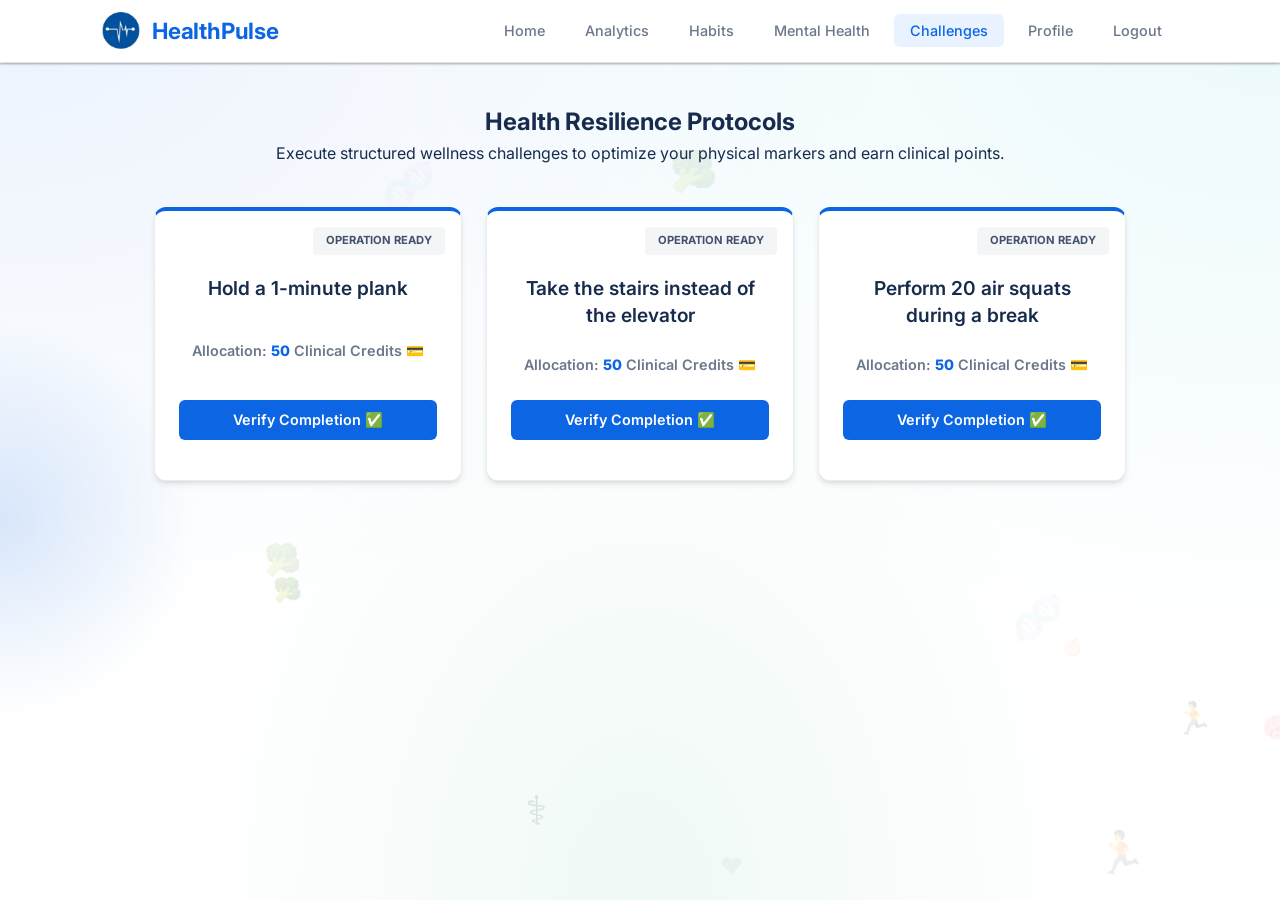
<file: challenges.html>
<!DOCTYPE html>
<html lang="en">

<head>
    <meta charset="UTF-8">
    <meta name="viewport" content="width=device-width, initial-scale=1.0">
    <title>HealthPulse - Resilience Challenges</title>
    <link rel="icon" type="image/png" href="assets/imges/healthPluse.png">
    <link rel="stylesheet" href="assets/css/shared.css">
    <link rel="stylesheet" href="assets/css/challenges.css">
    <link rel="preconnect" href="https://fonts.googleapis.com">
    <link rel="preconnect" href="https://fonts.gstatic.com" crossorigin>
    <link href="https://fonts.googleapis.com/css2?family=Inter:wght@300;400;500;600;700;800&display=swap"
        rel="stylesheet">
</head>

<body>
    <nav class="navbar">
        <a href="home.html" class="logo">
            <img src="assets/imges/healthPluse.png" alt="HealthPulse Logo" class="nav-brand-img">
            HealthPulse
        </a>
        <div class="menu-toggle" id="mobile-menu">
            <span></span>
            <span></span>
            <span></span>
        </div>
        <ul class="nav-links">
            <li><a href="home.html"><span>Home</span></a></li>
            <li><a href="dashboard.html"><span>Analytics</span></a></li>
            <li><a href="habits.html"><span>Habits</span></a></li>
            <li><a href="mood.html"><span>Mental Health</span></a></li>
            <li><a href="challenges.html"><span>Challenges</span></a></li>
            <li><a href="profile.html"><span>Profile</span></a></li>
            <li><a href="#" onclick="logout(); return false;" class="logout-link"><span>Logout</span></a></li>
        </ul>
    </nav>

    <div class="container fade-in">
        <header class="page-header text-center">
            <h2>Health Resilience Protocols</h2>
            <p class="subtitle">Execute structured wellness challenges to optimize your physical markers and earn
                clinical points.</p>
        </header>

        <div id="challengesContainer" class="challenges-grid">
            <!-- Challenges will be populated here by JS -->
        </div>
    </div>

    <script src="assets/js/shared.js"></script>
    <script src="assets/js/challenges.js"></script>
</body>

</html>
</file>
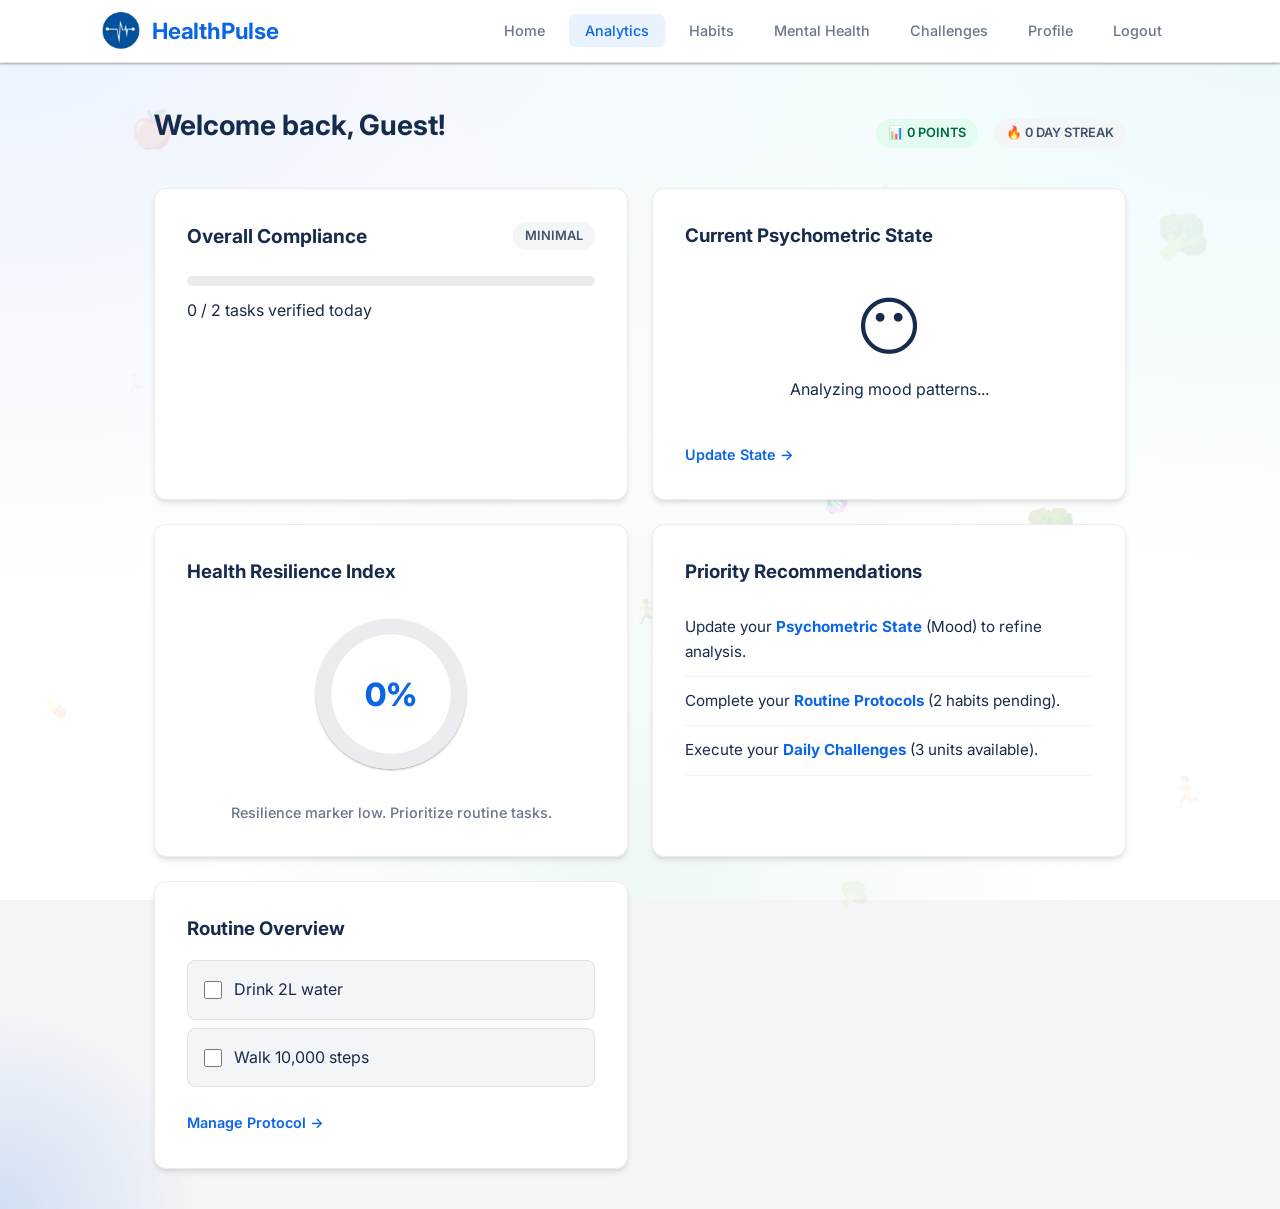
<file: dashboard.html>
<!DOCTYPE html>
<html lang="en">

<head>
    <meta charset="UTF-8">
    <meta name="viewport" content="width=device-width, initial-scale=1.0">
    <title>HealthPulse - Integrated Analytics Dashboard</title>
    <link rel="icon" type="image/png" href="assets/imges/healthPluse.png">
    <link rel="stylesheet" href="assets/css/shared.css">
    <link rel="stylesheet" href="assets/css/dashboard.css">
    <link rel="preconnect" href="https://fonts.googleapis.com">
    <link rel="preconnect" href="https://fonts.gstatic.com" crossorigin>
    <link href="https://fonts.googleapis.com/css2?family=Inter:wght@300;400;500;600;700;800&display=swap"
        rel="stylesheet">
</head>

<body>
    <nav class="navbar">
        <a href="home.html" class="logo">
            <img src="assets/imges/healthPluse.png" alt="HealthPulse Logo" class="nav-brand-img">
            HealthPulse
        </a>
        <div class="menu-toggle" id="mobile-menu">
            <span></span>
            <span></span>
            <span></span>
        </div>
        <ul class="nav-links">
            <li><a href="home.html"><span>Home</span></a></li>
            <li><a href="dashboard.html"><span>Analytics</span></a></li>
            <li><a href="habits.html"><span>Habits</span></a></li>
            <li><a href="mood.html"><span>Mental Health</span></a></li>
            <li><a href="challenges.html"><span>Challenges</span></a></li>
            <li><a href="profile.html"><span>Profile</span></a></li>
            <li><a href="#" onclick="logout(); return false;" class="logout-link"><span>Logout</span></a></li>
        </ul>
    </nav>

    <div class="container fade-in">
        <header class="dashboard-header">
            <h2>Welcome back, <span id="userName">User</span>!</h2>
            <div class="stats-badges">
                <div class="badge status-badge status-positive">
                    <span class="badge-icon">📊</span>
                    <span id="userPoints">0</span> Points
                </div>
                <div class="badge status-badge status-neutral">
                    <span class="badge-icon">🔥</span>
                    <span id="userStreak">0</span> Day Streak
                </div>
            </div>
        </header>

        <div class="dashboard-grid">
            <section class="card progress-card">
                <div class="growth-header">
                    <h3>Overall Compliance</h3>
                    <div id="healthStatusBadge" class="status-badge status-positive">Optimal</div>
                </div>
                <div class="growth-bar-container">
                    <div class="growth-bar" id="habitProgress"></div>
                </div>
                <p class="progress-text"><span id="habitsCompleted">0</span> / <span id="habitsTotal">0</span> tasks
                    verified today</p>
            </section>

            <section class="card mood-card">
                <h3>Current Psychometric State</h3>
                <div class="mood-display">
                    <span id="currentMoodEmoji" class="mood-emoji">😶</span>
                    <p id="moodFeedback">Analyzing mood patterns...</p>
                </div>
                <a href="mood.html" class="btn-link">Update State →</a>
            </section>

            <section class="card index-card">
                <h3>Health Resilience Index</h3>
                <div class="index-display">
                    <div class="circular-progress">
                        <span id="healthScoreValue">0</span>%
                    </div>
                </div>
                <p id="scoreAnalysis" class="score-analysis">Complete protocols to stabilize markers.</p>
            </section>

            <section class="card reco-card">
                <h3>Priority Recommendations</h3>
                <div id="recoContent" class="reco-content">
                    <p>Analyzing systemic bottlenecks...</p>
                </div>
            </section>

            <section class="card habits-preview-card">
                <h3>Routine Overview</h3>
                <ul id="todayHabitsList" class="habit-list">
                    <!-- Populated by JS -->
                </ul>
                <a href="habits.html" class="btn-link">Manage Protocol →</a>
            </section>
        </div>
    </div>

    <script src="assets/js/shared.js"></script>
    <script src="assets/js/dashboard.js"></script>
</body>

</html>
</file>
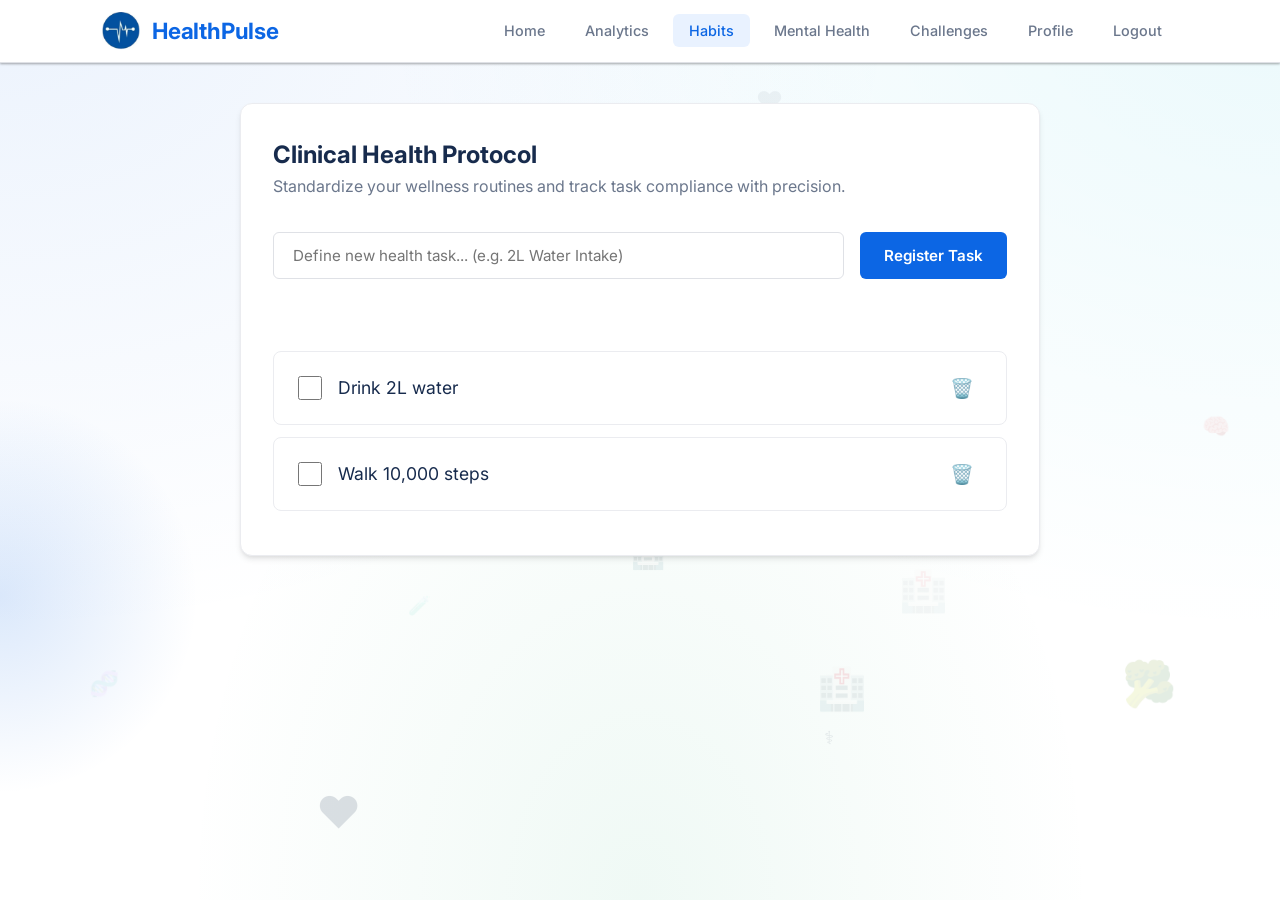
<file: habits.html>
<!DOCTYPE html>
<html lang="en">

<head>
    <meta charset="UTF-8">
    <meta name="viewport" content="width=device-width, initial-scale=1.0">
    <title>HealthPulse - Professional Wellness Management</title>
    <link rel="icon" type="image/png" href="assets/imges/healthPluse.png">
    <link rel="stylesheet" href="assets/css/shared.css">
    <link rel="stylesheet" href="assets/css/habits.css">
    <link rel="preconnect" href="https://fonts.googleapis.com">
    <link rel="preconnect" href="https://fonts.gstatic.com" crossorigin>
    <link href="https://fonts.googleapis.com/css2?family=Inter:wght@300;400;500;600;700;800&display=swap"
        rel="stylesheet">
</head>

<body>
    <nav class="navbar">
        <a href="home.html" class="logo">
            <img src="assets/imges/healthPluse.png" alt="HealthPulse Logo" class="nav-brand-img">
            HealthPulse
        </a>
        <div class="menu-toggle" id="mobile-menu">
            <span></span>
            <span></span>
            <span></span>
        </div>
        <ul class="nav-links">
            <li><a href="home.html"><span>Home</span></a></li>
            <li><a href="dashboard.html"><span>Analytics</span></a></li>
            <li><a href="habits.html"><span>Habits</span></a></li>
            <li><a href="mood.html"><span>Mental Health</span></a></li>
            <li><a href="challenges.html"><span>Challenges</span></a></li>
            <li><a href="profile.html"><span>Profile</span></a></li>
            <li><a href="#" onclick="logout(); return false;" class="logout-link"><span>Logout</span></a></li>
        </ul>
    </nav>

    <div class="container fade-in">
        <div class="card habit-manager">
            <header class="page-header">
                <h2>Clinical Health Protocol</h2>
                <p class="subtitle">Standardize your wellness routines and track task compliance with precision.</p>
            </header>

            <div class="add-habit-form">
                <input type="text" id="newHabitInput" placeholder="Define new health task... (e.g. 2L Water Intake)">
                <button class="btn-primary" id="addHabitBtn">Register Task</button>
            </div>

            <div id="habitMessage"></div>

            <ul id="habitListFull" class="full-habit-list">
                <!-- Verified tasks will appear here -->
            </ul>
        </div>
    </div>

    <script src="assets/js/shared.js"></script>
    <script src="assets/js/habits.js"></script>
</body>

</html>
</file>
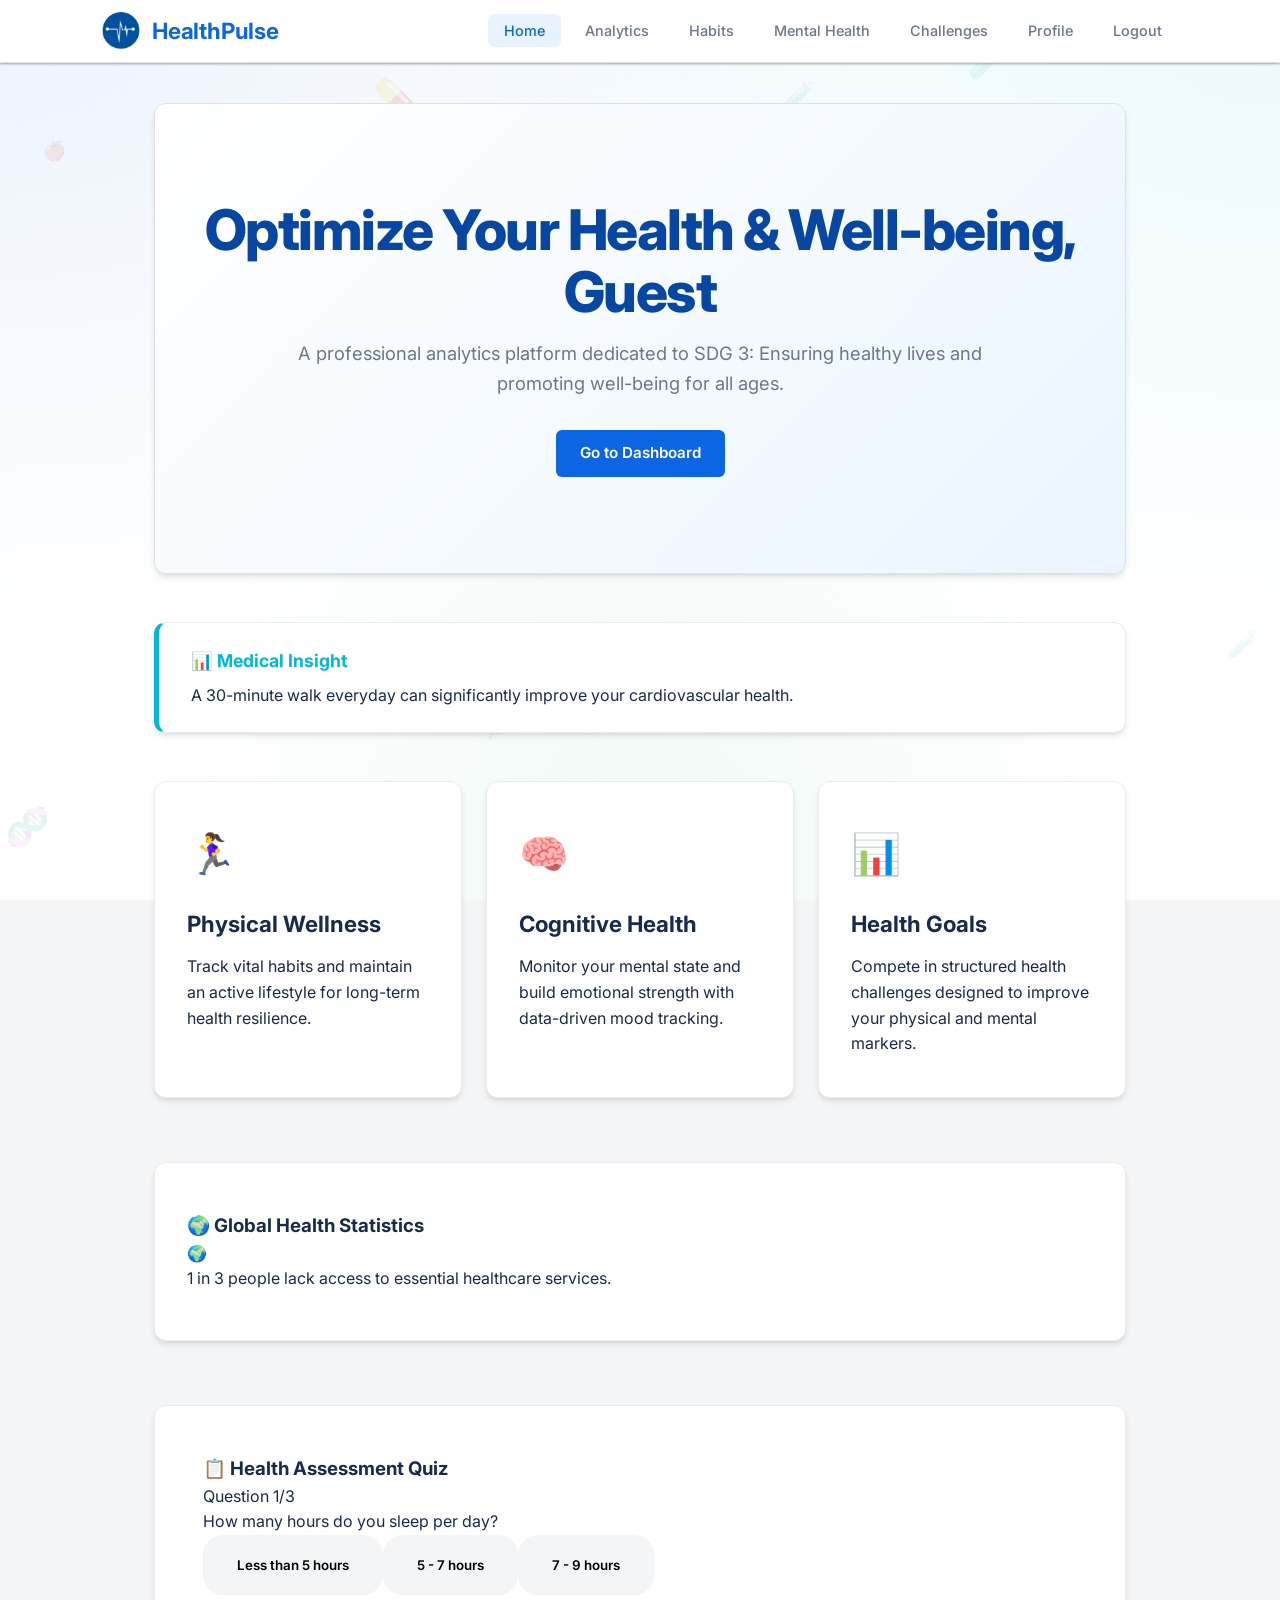
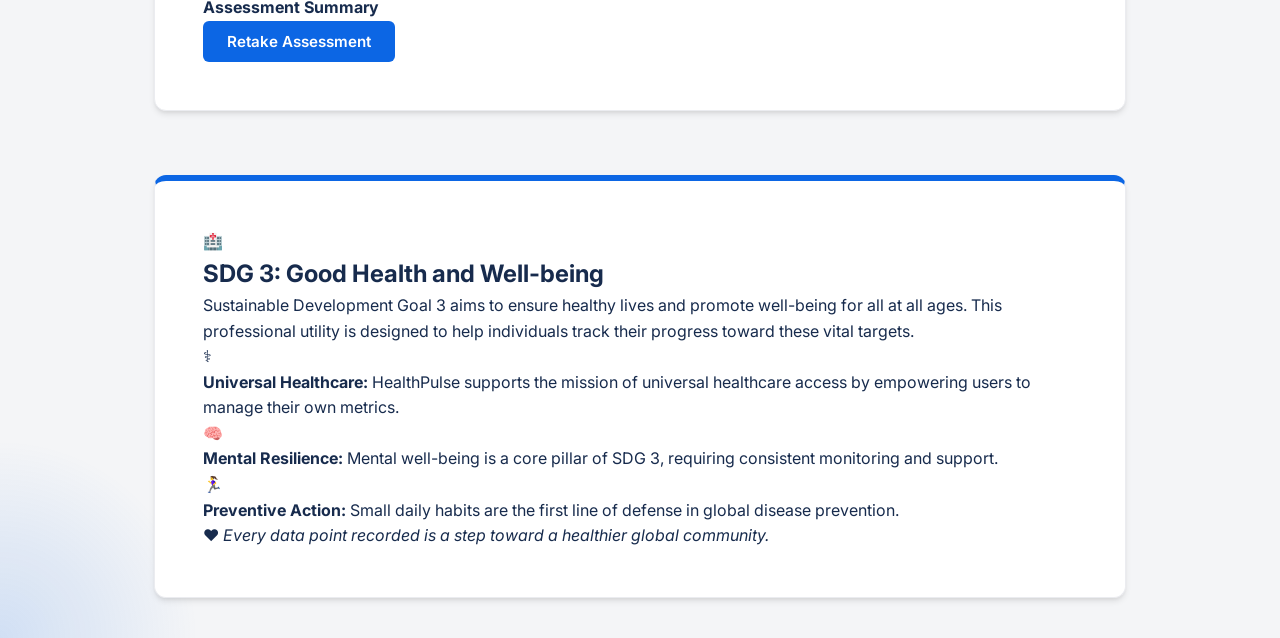
<file: home.html>
<!DOCTYPE html>
<html lang="en">

<head>
    <meta charset="UTF-8">
    <meta name="viewport" content="width=device-width, initial-scale=1.0">
    <title>HealthPulse - SDG 3 Wellness Companion</title>
    <link rel="icon" type="image/png" href="assets/imges/healthPluse.png">
    <link rel="stylesheet" href="assets/css/shared.css">
    <link rel="stylesheet" href="assets/css/home.css">
    <link rel="preconnect" href="https://fonts.googleapis.com">
    <link rel="preconnect" href="https://fonts.gstatic.com" crossorigin>
    <link href="https://fonts.googleapis.com/css2?family=Inter:wght@300;400;500;600;700;800&display=swap"
        rel="stylesheet">
</head>

<body>
    <nav class="navbar">
        <a href="home.html" class="logo">
            <img src="assets/imges/healthPluse.png" alt="HealthPulse Logo" class="nav-brand-img">
            HealthPulse
        </a>
        <div class="menu-toggle" id="mobile-menu">
            <span></span>
            <span></span>
            <span></span>
        </div>
        <ul class="nav-links">
            <li><a href="home.html"><span>Home</span></a></li>
            <li><a href="dashboard.html"><span>Analytics</span></a></li>
            <li><a href="habits.html"><span>Habits</span></a></li>
            <li><a href="mood.html"><span>Mental Health</span></a></li>
            <li><a href="challenges.html"><span>Challenges</span></a></li>
            <li><a href="profile.html"><span>Profile</span></a></li>
            <li><a href="#" onclick="logout(); return false;" class="logout-link"><span>Logout</span></a></li>
        </ul>
    </nav>

    <div class="container">
        <section class="hero fade-in">
            <h1 class="hero-title">Optimize Your Health & Well-being, <span id="welcomeName">User</span></h1>
            <p class="hero-subtitle">A professional analytics platform dedicated to SDG 3: Ensuring healthy lives and
                promoting well-being for all ages.</p>
            <div id="statusOverlay" class="status-overlay hidden">
                <div class="mini-score">
                    Current Resilience Index: <span id="miniScoreVal">0</span>%
                </div>
            </div>
            <a href="dashboard.html" class="btn-primary">Go to Dashboard</a>
        </section>

        <section class="tip-section fade-in" style="animation-delay: 0.1s;">
            <div class="tip-card card">
                <h3>📊 Medical Insight</h3>
                <p id="dailyTip">Analyzing health trends...</p>
            </div>
        </section>

        <section class="features fade-in" style="animation-delay: 0.2s;">
            <div class="card feature-card" onclick="window.location.href='habits.html'">
                <div class="feature-icon">🏃‍♀️</div>
                <h3>Physical Wellness</h3>
                <p>Track vital habits and maintain an active lifestyle for long-term health resilience.</p>
            </div>
            <div class="card feature-card" onclick="window.location.href='mood.html'">
                <div class="feature-icon">🧠</div>
                <h3>Cognitive Health</h3>
                <p>Monitor your mental state and build emotional strength with data-driven mood tracking.</p>
            </div>
            <div class="card feature-card" onclick="window.location.href='challenges.html'">
                <div class="feature-icon">📊</div>
                <h3>Health Goals</h3>
                <p>Compete in structured health challenges designed to improve your physical and mental markers.</p>
            </div>
        </section>

        <section class="facts-slider-section fade-in" style="animation-delay: 0.3s;">
            <div class="card slider-card">
                <h3>🌍 Global Health Statistics</h3>
                <div class="slider-container">
                    <div id="fact-content" class="fact-fade">
                        <span class="fact-icon" id="fact-icon">🏥</span>
                        <p id="fact-text">Fetching latest global health data...</p>
                    </div>
                </div>
                <div class="slider-dots" id="slider-dots"></div>
            </div>
        </section>

        <section class="quiz-section fade-in" style="animation-delay: 0.4s;">
            <div class="card quiz-card">
                <h3>📋 Health Assessment Quiz</h3>
                <div id="quiz-container">
                    <div class="quiz-progress">
                        <div class="progress-fill" id="quiz-progress-fill" style="width: 0%;"></div>
                    </div>
                    <p class="quiz-step" id="quiz-step">Assessment Stage 1/3</p>
                    <div id="question-area">
                        <p class="question-text" id="question-text">How many hours do you sleep per day?</p>
                        <div class="quiz-options" id="quiz-options"></div>
                    </div>
                </div>
                <div id="quiz-result" class="hidden result-box">
                    <h4 id="result-title">Assessment Summary</h4>
                    <p id="result-text"></p>
                    <p id="result-motivational" class="motivational-msg"></p>
                    <button class="btn-primary" onclick="resetQuiz()">Retake Assessment</button>
                </div>
            </div>
        </section>

        <section class="sdg-section fade-in" style="animation-delay: 0.5s;">
            <div class="sdg-card card">
                <div class="sdg-header">
                    <span class="sdg-icon">🏥</span>
                    <h2>SDG 3: Good Health and Well-being</h2>
                </div>
                <p class="sdg-intro">
                    Sustainable Development Goal 3 aims to ensure healthy lives and promote well-being for all at all
                    ages. This professional utility is designed to help individuals track their progress toward these
                    vital targets.
                </p>
                <div class="sdg-facts">
                    <div class="sdg-fact-box">
                        <span class="fact-icon">⚕️</span>
                        <p><strong>Universal Healthcare:</strong> HealthPulse supports the mission of universal
                            healthcare access by empowering users to manage their own metrics.</p>
                    </div>
                    <div class="sdg-fact-box">
                        <span class="fact-icon">🧠</span>
                        <p><strong>Mental Resilience:</strong> Mental well-being is a core pillar of SDG 3, requiring
                            consistent monitoring and support.</p>
                    </div>
                    <div class="sdg-fact-box">
                        <span class="fact-icon">🏃‍♀️</span>
                        <p><strong>Preventive Action:</strong> Small daily habits are the first line of defense in
                            global disease prevention.</p>
                    </div>
                </div>
                <div class="sdg-motivation">
                    ❤️ <em>Every data point recorded is a step toward a healthier global community.</em>
                </div>
            </div>
        </section>
    </div>

    <script src="assets/js/shared.js"></script>
    <script src="assets/js/home.js"></script>
</body>

</html>
</file>
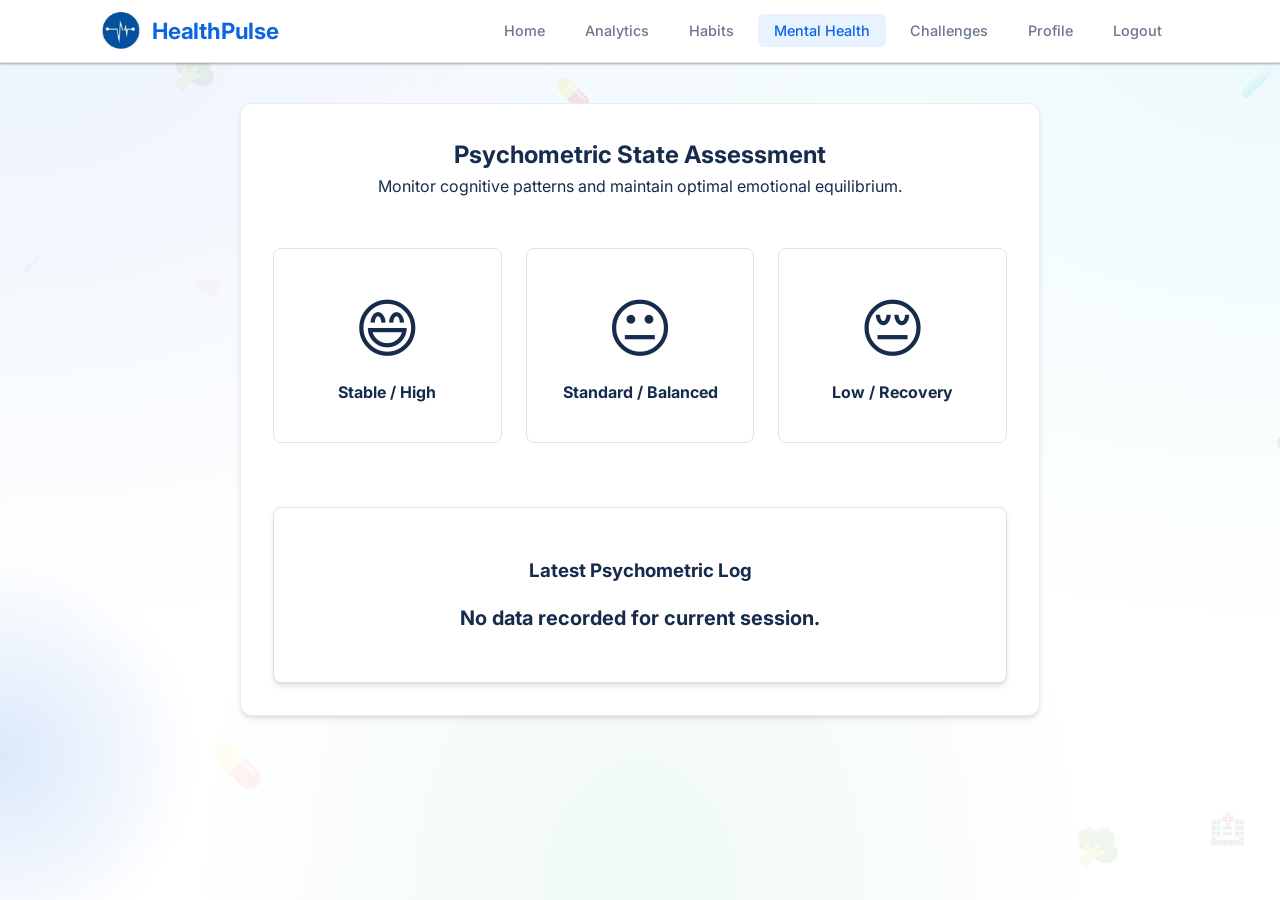
<file: mood.html>
<!DOCTYPE html>
<html lang="en">

<head>
    <meta charset="UTF-8">
    <meta name="viewport" content="width=device-width, initial-scale=1.0">
    <title>HealthPulse - Cognitive Health Monitor</title>
    <link rel="icon" type="image/png" href="assets/imges/healthPluse.png">
    <link rel="stylesheet" href="assets/css/shared.css">
    <link rel="stylesheet" href="assets/css/mood.css">
    <link rel="preconnect" href="https://fonts.googleapis.com">
    <link rel="preconnect" href="https://fonts.gstatic.com" crossorigin>
    <link href="https://fonts.googleapis.com/css2?family=Inter:wght@300;400;500;600;700;800&display=swap"
        rel="stylesheet">
</head>

<body>
    <nav class="navbar">
        <a href="home.html" class="logo">
            <img src="assets/imges/healthPluse.png" alt="HealthPulse Logo" class="nav-brand-img">
            HealthPulse
        </a>
        <div class="menu-toggle" id="mobile-menu">
            <span></span>
            <span></span>
            <span></span>
        </div>
        <ul class="nav-links">
            <li><a href="home.html"><span>Home</span></a></li>
            <li><a href="dashboard.html"><span>Analytics</span></a></li>
            <li><a href="habits.html"><span>Habits</span></a></li>
            <li><a href="mood.html"><span>Mental Health</span></a></li>
            <li><a href="challenges.html"><span>Challenges</span></a></li>
            <li><a href="profile.html"><span>Profile</span></a></li>
            <li><a href="#" onclick="logout(); return false;" class="logout-link"><span>Logout</span></a></li>
        </ul>
    </nav>

    <div class="container fade-in">
        <div class="card mood-tracker">
            <header class="page-header">
                <h2>Psychometric State Assessment</h2>
                <p class="subtitle">Monitor cognitive patterns and maintain optimal emotional equilibrium.</p>
            </header>

            <div class="mood-options">
                <button class="mood-btn" data-mood="happy">
                    <span class="emoji">😄</span>
                    <span>Stable / High</span>
                </button>
                <button class="mood-btn" data-mood="neutral">
                    <span class="emoji">😐</span>
                    <span>Standard / Balanced</span>
                </button>
                <button class="mood-btn" data-mood="sad">
                    <span class="emoji">😔</span>
                    <span>Low / Recovery</span>
                </button>
            </div>

            <div id="moodFeedback" class="feedback-box hidden">
                <!-- Data-driven feedback populated by JS -->
            </div>

            <div class="current-status card">
                <h3>Latest Psychometric Log</h3>
                <div id="currentMoodStatus">No data recorded for current session.</div>
            </div>
        </div>
    </div>

    <script src="assets/js/shared.js"></script>
    <script src="assets/js/mood.js"></script>
</body>

</html>
</file>
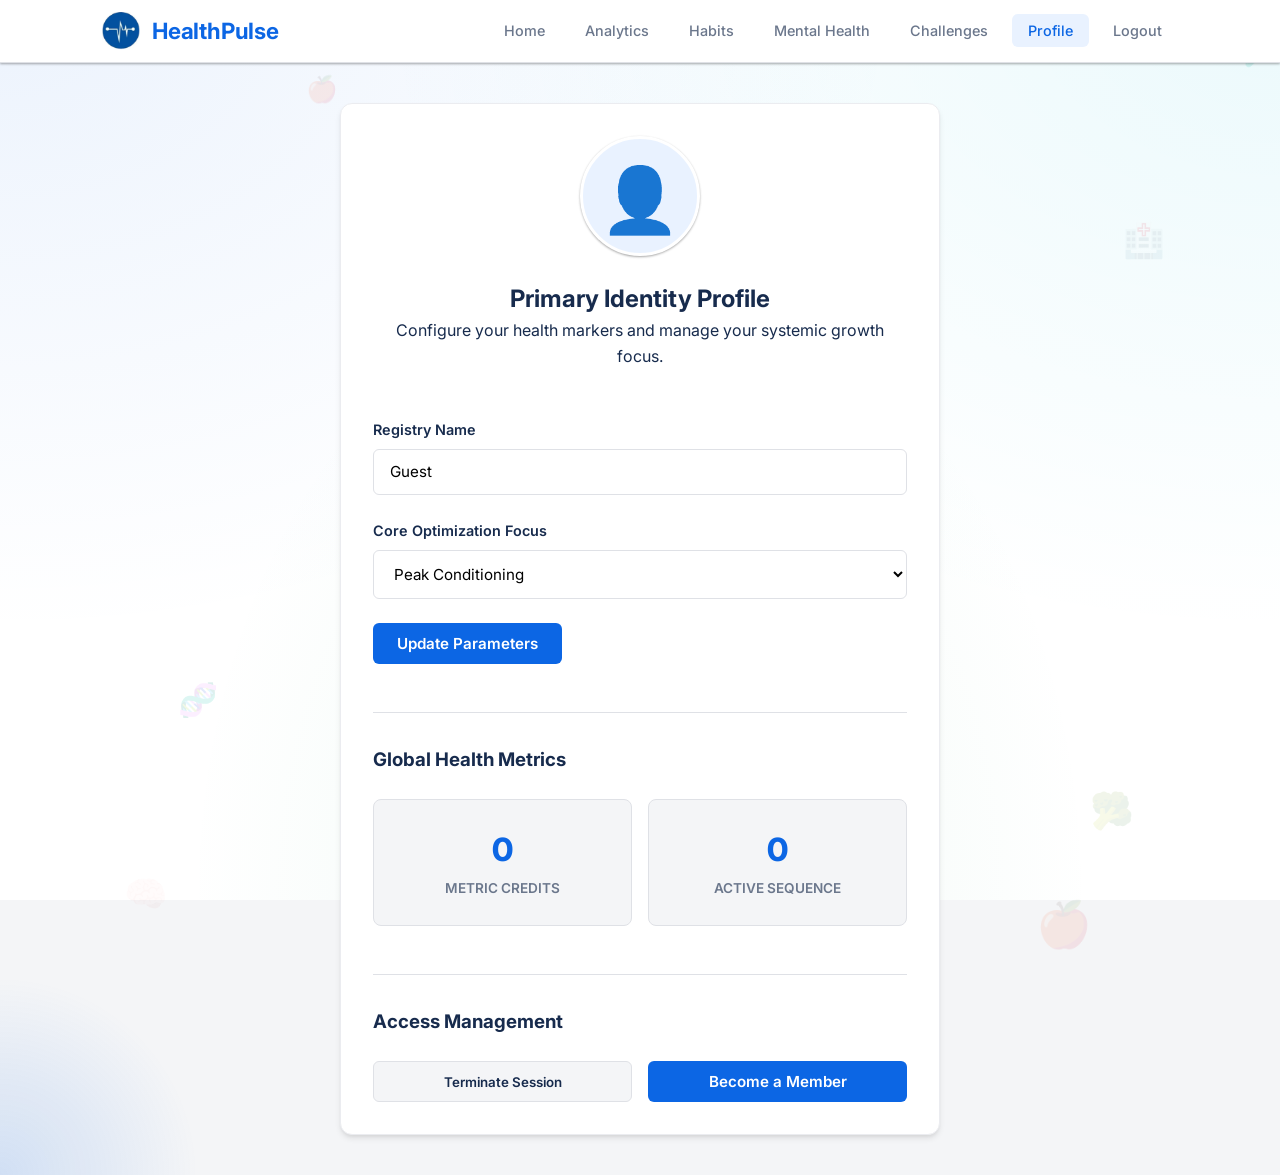
<file: profile.html>
<!DOCTYPE html>
<html lang="en">

<head>
    <meta charset="UTF-8">
    <meta name="viewport" content="width=device-width, initial-scale=1.0">
    <title>HealthPulse - User Identity Profile</title>
    <link rel="icon" type="image/png" href="assets/imges/healthPluse.png">
    <link rel="stylesheet" href="assets/css/shared.css">
    <link rel="stylesheet" href="assets/css/profile.css">
    <link rel="preconnect" href="https://fonts.googleapis.com">
    <link rel="preconnect" href="https://fonts.gstatic.com" crossorigin>
    <link href="https://fonts.googleapis.com/css2?family=Inter:wght@300;400;500;600;700;800&display=swap"
        rel="stylesheet">
</head>

<body>
    <nav class="navbar">
        <a href="home.html" class="logo">
            <img src="assets/imges/healthPluse.png" alt="HealthPulse Logo" class="nav-brand-img">
            HealthPulse
        </a>
        <div class="menu-toggle" id="mobile-menu">
            <span></span>
            <span></span>
            <span></span>
        </div>
        <ul class="nav-links">
            <li><a href="home.html"><span>Home</span></a></li>
            <li><a href="dashboard.html"><span>Analytics</span></a></li>
            <li><a href="habits.html"><span>Habits</span></a></li>
            <li><a href="mood.html"><span>Mental Health</span></a></li>
            <li><a href="challenges.html"><span>Challenges</span></a></li>
            <li><a href="profile.html"><span>Profile</span></a></li>
            <li><a href="#" onclick="logout(); return false;" class="logout-link"><span>Logout</span></a></li>
        </ul>
    </nav>

    <div class="container fade-in">
        <div class="profile-container card">
            <header class="profile-header">
                <div class="avatar">👤</div>
                <h2>Primary Identity Profile</h2>
                <p class="subtitle">Configure your health markers and manage your systemic growth focus.</p>
            </header>

            <form id="profileForm" class="profile-form">
                <div class="form-group">
                    <label for="userNameInput">Registry Name</label>
                    <input type="text" id="userNameInput" placeholder="Enter clinical ID or name">
                </div>

                <div class="form-group" id="emailGroup">
                    <label for="userEmailInput">Medical Email</label>
                    <input type="email" id="userEmailInput" placeholder="email@example.com">
                </div>

                <div class="form-group">
                    <label for="userGoalSelect">Core Optimization Focus</label>
                    <select id="userGoalSelect">
                        <option value="Stay Fit">Peak Conditioning</option>
                        <option value="Lose Weight">Metabolic Balance</option>
                        <option value="Mental Health">Cognitive Fortitude</option>
                        <option value="Build Muscle">Physical Hypertrophy</option>
                    </select>
                </div>

                <button type="submit" class="btn-primary">Update Parameters</button>
                <div id="saveMessage" class="save-msg hidden">Registry updated successfully!</div>
            </form>

            <section class="stats-section">
                <h3>Global Health Metrics</h3>
                <div class="stats-grid">
                    <div class="stat-card">
                        <span class="stat-value" id="statPoints">0</span>
                        <span class="stat-label">Metric Credits</span>
                    </div>
                    <div class="stat-card">
                        <span class="stat-value" id="statStreak">0</span>
                        <span class="stat-label">Active Sequence</span>
                    </div>
                </div>
            </section>
            <section class="mgmt-section">
                <h3>Access Management</h3>
                <div class="mgmt-grid">
                    <button id="logoutBtn" class="btn-secondary" onclick="logout()">Terminate Session</button>
                    <button id="upgradeBtn" class="btn-primary hidden"
                        onclick="window.location.href='index.html'">Become a Member</button>
                </div>
            </section>
        </div>
    </div>

    <script src="assets/js/shared.js"></script>
    <script src="assets/js/profile.js"></script>
</body>

</html>
</file>
<file: assets/css/shared.css>
:root {
  --primary-color: #0c66e4;
  /* Medical Blue */
  --primary-light: #e9f2ff;
  --primary-dark: #0747a1;
  --secondary-color: #00b8d9;
  /* Health Tech Cyan */
  --secondary-light: #e6fcff;
  --bg-color: #f4f5f7;
  --text-main: #172b4d;
  --text-muted: #6b778c;
  --white: #ffffff;
  --success: #36b37e;
  /* Positive medical green */
  --danger: #cf222e;
  --warning: #ffab00;
  --spacing-sm: 0.5rem;
  --spacing-md: 1rem;
  --spacing-lg: 2rem;
  --radius-pro: 12px;
  --shadow-sm: 0 1px 3px rgba(0, 0, 0, 0.12), 0 1px 2px rgba(0, 0, 0, 0.24);
  --shadow-md: 0 4px 6px -1px rgba(0, 0, 0, 0.1), 0 2px 4px -1px rgba(0, 0, 0, 0.06);
  --glow-color: rgba(12, 102, 228, 0.15);
}

* {
  box-sizing: border-box;
  margin: 0;
  padding: 0;
  font-family: 'Inter', 'Segoe UI', system-ui, sans-serif;
  -webkit-font-smoothing: antialiased;
}

/* Premium Health-Tech Background */
body {
  background-color: var(--bg-color);
  color: var(--text-main);
  line-height: 1.6;
  position: relative;
  min-height: 100vh;
  overflow-x: hidden;
}

body::before {
  content: "";
  position: fixed;
  top: 0;
  left: 0;
  width: 100%;
  height: 100%;
  /* Mesh Gradient */
  background:
    radial-gradient(at 0% 0%, rgba(12, 102, 228, 0.08) 0, transparent 50%),
    radial-gradient(at 100% 0%, rgba(0, 184, 217, 0.08) 0, transparent 50%),
    radial-gradient(at 50% 100%, rgba(54, 179, 126, 0.08) 0, transparent 50%),
    var(--white);
  z-index: -2;
  animation: meshAnim 20s ease infinite alternate;
}

@keyframes meshAnim {
  0% {
    transform: scale(1);
  }

  100% {
    transform: scale(1.1);
  }
}

/* Floating Health Elements */
#bg-elements {
  position: fixed;
  top: 0;
  left: 0;
  width: 100%;
  height: 100%;
  z-index: -1;
  pointer-events: none;
  opacity: 0.3;
}

.bg-icon {
  position: absolute;
  font-size: 2.5rem;
  animation: float 15s infinite ease-in-out;
}

@keyframes float {

  0%,
  100% {
    transform: translateY(0) rotate(0deg);
  }

  50% {
    transform: translateY(-30px) rotate(15deg);
  }
}

/* Cursor Glow Effect */
#cursor-glow {
  position: fixed;
  width: 400px;
  height: 400px;
  background: radial-gradient(circle, var(--glow-color) 0%, transparent 70%);
  border-radius: 50%;
  pointer-events: none;
  z-index: -1;
  transform: translate(-50%, -50%);
  transition: width 0.3s, height 0.3s;
}

.navbar {
  display: flex;
  justify-content: space-between;
  align-items: center;
  background-color: var(--white);
  padding: 0.75rem 8%;
  box-shadow: var(--shadow-sm);
  position: sticky;
  top: 0;
  z-index: 2500;
  border-bottom: 1px solid #dfe1e6;
}

.navbar .logo {
  font-size: 1.4rem;
  font-weight: 700;
  color: var(--primary-color);
  text-decoration: none;
  letter-spacing: -0.2px;
  display: flex;
  align-items: center;
  gap: 12px;
}

.nav-brand-img {
  height: 38px;
  width: auto;
  object-fit: contain;
  transition: transform 0.3s ease;
}

.logo:hover .nav-brand-img {
  transform: scale(1.05);
}

.nav-links {
  list-style: none;
  display: flex;
  gap: 0.5rem;
}

.nav-links a {
  text-decoration: none;
  color: var(--text-muted);
  font-weight: 500;
  transition: all 0.2s ease;
  padding: 0.5rem 1rem;
  border-radius: 6px;
  font-size: 0.9rem;
}

.nav-links li a span {
  display: inline;
}

.nav-links a:hover,
.nav-links a.active {
  color: var(--primary-color);
  background-color: var(--primary-light);
}

.nav-links a.logout-link:hover {
  color: var(--danger);
  background-color: #fff1f0;
}

.container {
  max-width: 1100px;
  margin: 0 auto;
  padding: 2.5rem 5%;
}

.card {
  background: var(--white);
  border-radius: var(--radius-pro);
  padding: 2rem;
  box-shadow: var(--shadow-md);
  border: 1px solid #ebecf0;
  transition: transform 0.2s ease, box-shadow 0.2s ease;
}

.card:hover {
  box-shadow: 0 10px 15px -3px rgba(0, 0, 0, 0.1), 0 4px 6px -2px rgba(0, 0, 0, 0.05);
}

.btn-primary {
  display: inline-block;
  background-color: var(--primary-color);
  color: var(--white);
  padding: 0.7rem 1.5rem;
  border-radius: 6px;
  text-decoration: none;
  font-weight: 600;
  border: none;
  cursor: pointer;
  transition: background-color 0.2s ease;
  text-align: center;
  font-size: 0.95rem;
}

.btn-primary:hover {
  background-color: var(--primary-dark);
  transform: translateY(-2px);
  box-shadow: 0 4px 8px rgba(12, 102, 228, 0.3);
}

.btn-primary:active {
  transform: translateY(0);
}

/* Ripple Effect */
.ripple {
  position: relative;
  overflow: hidden;
}

.ripple-effect {
  position: absolute;
  border-radius: 50%;
  background: rgba(255, 255, 255, 0.4);
  transform: scale(0);
  animation: ripple 0.6s linear;
  pointer-events: none;
}

@keyframes ripple {
  to {
    transform: scale(4);
    opacity: 0;
  }
}

/* Status Badges */
.status-badge {
  padding: 0.25rem 0.75rem;
  border-radius: 50px;
  font-size: 0.8rem;
  font-weight: 600;
  text-transform: uppercase;
}

.status-positive {
  background-color: #e3fcef;
  color: #006644;
}

.status-neutral {
  background-color: #f4f5f7;
  color: #42526e;
}

/* Animations */
@keyframes fadeIn {
  from {
    opacity: 0;
    transform: translateY(10px);
  }

  to {
    opacity: 1;
    transform: translateY(0);
  }
}

.fade-in {
  animation: fadeIn 0.4s ease-out forwards;
}

@media (max-width: 1024px) {
  .menu-toggle {
    display: flex;
    flex-direction: column;
    justify-content: space-between;
    width: 24px;
    height: 18px;
    cursor: pointer;
    z-index: 2100;
  }

  .menu-toggle span {
    display: block;
    height: 3px;
    width: 100%;
    background-color: var(--primary-color);
    border-radius: 3px;
    transition: all 0.3s cubic-bezier(0.4, 0, 0.2, 1);
  }

  .nav-links {
    position: fixed;
    top: 0;
    right: -100%;
    height: 100vh;
    width: 280px;
    background: var(--white);
    flex-direction: column;
    justify-content: center;
    align-items: center;
    padding: 2rem;
    box-shadow: -10px 0 30px rgba(0, 0, 0, 0.1);
    transition: right 0.4s cubic-bezier(0.4, 0, 0.2, 1);
    z-index: 2000;
    gap: 2rem;
    border-top: none;
  }

  .nav-links.active {
    right: 0;
  }

  .nav-links a {
    padding: 0.8rem 2rem;
    font-size: 1.1rem;
    width: 100%;
    text-align: center;
    display: block;
  }

  .nav-links a span {
    display: inline;
  }

  /* Backdrop Style */
  #nav-backdrop {
    position: fixed;
    top: 0;
    left: 0;
    width: 100vw;
    height: 100vh;
    background: rgba(0, 0, 0, 0.3);
    z-index: 1500;
    opacity: 0;
    visibility: hidden;
    transition: opacity 0.3s ease, visibility 0.3s ease;
  }

  #nav-backdrop.active {
    visibility: visible;
    opacity: 1;
  }

  /* Hamburger Animation */
  .menu-toggle.active span:nth-child(1) {
    transform: translateY(7.5px) rotate(45deg);
  }

  .menu-toggle.active span:nth-child(2) {
    opacity: 0;
  }

  .menu-toggle.active span:nth-child(3) {
    transform: translateY(-7.5px) rotate(-45deg);
  }

  .navbar {
    padding: 0.75rem 8%;
    justify-content: space-between;
  }
}


@media (max-width: 480px) {
  :root {
    --spacing-lg: 1.5rem;
  }

  .container {
    padding: 1.5rem 4%;
  }

  h1,
  h2 {
    letter-spacing: -0.5px;
  }

  .btn-primary {
    width: 100%;
    padding: 0.8rem 1rem;
  }
}

/* Toast System */
#toast-container {
  position: fixed;
  bottom: 24px;
  left: 24px;
  z-index: 9999;
  display: flex;
  flex-direction: column;
  gap: 12px;
  pointer-events: none;
}

.toast {
  background: var(--white);
  color: var(--text-main);
  padding: 1rem 1.5rem;
  border-radius: 10px;
  box-shadow: 0 10px 25px rgba(0, 0, 0, 0.1);
  border-left: 5px solid var(--primary-color);
  display: flex;
  align-items: center;
  gap: 12px;
  font-weight: 600;
  font-size: 0.95rem;
  min-width: 280px;
  max-width: 400px;
  animation: toastSlideIn 0.5s cubic-bezier(0.175, 0.885, 0.32, 1.275) forwards;
  pointer-events: auto;
}

.toast-icon {
  font-size: 1.2rem;
}

.toast.fade-out {
  animation: toastFadeOut 0.5s ease forwards;
}

@keyframes toastSlideIn {
  from {
    opacity: 0;
    transform: translateX(-50px);
  }

  to {
    opacity: 1;
    transform: translateX(0);
  }
}

@keyframes toastFadeOut {
  from {
    opacity: 1;
    transform: translateY(0);
  }

  to {
    opacity: 0;
    transform: translateY(20px);
  }
}

@media (max-width: 768px) {
  #toast-container {
    bottom: 80px;
    left: 5%;
    width: 90%;
  }

  .toast {
    min-width: auto;
    width: 100%;
  }
}
</file>
<file: assets/css/challenges.css>
.text-center {
    text-align: center;
    margin-bottom: 2.5rem;
}

.challenges-grid {
    display: grid;
    grid-template-columns: repeat(auto-fit, minmax(300px, 1fr));
    gap: 1.5rem;
    margin-top: 2rem;
}

.challenge-card {
    text-align: center;
    padding: 2.5rem 1.5rem;
    border-top: 4px solid var(--primary-color);
    position: relative;
    background: var(--white);
    box-shadow: var(--shadow-md);
    border-radius: 12px;
    display: flex;
    flex-direction: column;
    justify-content: space-between;
    transition: transform 0.2s ease;
}

.challenge-card:hover {
    transform: translateY(-5px);
}

.challenge-card.completed {
    border-top-color: var(--success);
    opacity: 0.9;
}

.status-badge {
    position: absolute;
    top: 1rem;
    right: 1rem;
    padding: 0.3rem 0.8rem;
    border-radius: 4px;
    font-size: 0.7rem;
    font-weight: 700;
    text-transform: uppercase;
}

.status-badge.completed {
    background-color: var(--success);
    color: white;
}

.challenge-text {
    font-size: 1.2rem;
    color: var(--text-main);
    margin: 1.5rem 0;
    line-height: 1.4;
    font-weight: 600;
}

.reward-text {
    font-size: 0.9rem;
    color: var(--text-muted);
    font-weight: 600;
    margin-bottom: 1.5rem;
}

.reward-text span {
    color: var(--primary-color);
    font-weight: 800;
}

.challenge-btn {
    font-size: 0.9rem;
    padding: 0.7rem 1.5rem;
    border-radius: 6px;
    width: 100%;
}

.challenge-btn:disabled {
    background-color: var(--success);
    cursor: default;
    opacity: 0.7;
}

.hidden {
    display: none;
}

@media (max-width: 600px) {
    .challenges-grid {
        grid-template-columns: 1fr;
    }
    
    .challenge-card {
        padding: 2rem 1.25rem;
    }
    
    .challenge-text {
        font-size: 1.1rem;
    }
}
</file>
<file: assets/css/dashboard.css>
.dashboard-header {
    margin-bottom: 2.5rem;
    display: flex;
    justify-content: space-between;
    align-items: flex-end;
}

.dashboard-header h2 {
    font-size: 1.75rem;
    font-weight: 700;
    color: var(--text-main);
}

.stats-badges {
    display: flex;
    gap: 1rem;
}

.dashboard-grid {
    display: grid;
    grid-template-columns: repeat(auto-fit, minmax(320px, 1fr));
    gap: 1.5rem;
}

.growth-header {
    display: flex;
    justify-content: space-between;
    align-items: center;
    margin-bottom: 1.5rem;
}

.growth-header h3 {
    font-size: 1.2rem;
    font-weight: 700;
    color: var(--text-main);
}

.growth-bar-container {
    height: 10px;
    background-color: #ebecf0;
    border-radius: 5px;
    margin: 1.5rem 0 0.75rem;
}

.growth-bar {
    background-color: var(--primary-color);
}

.mood-display {
    padding: 1.5rem 0;
    text-align: center;
}

.mood-emoji {
    font-size: 4rem;
}

.habit-list {
    margin-top: 1rem;
}

.habit-list li {
    padding: 1rem;
    background: #f4f5f7;
    border-radius: 8px;
    margin-bottom: 0.5rem;
    border: 1px solid #dfe1e6;
    display: flex;
    align-items: center;
    gap: 0.75rem;
}

.habit-checkbox {
    width: 18px;
    height: 18px;
}

.btn-link {
    font-weight: 600;
    color: var(--primary-color);
    text-decoration: none;
    font-size: 0.9rem;
    display: inline-block;
    margin-top: 1rem;
}

.btn-link:hover {
    text-decoration: underline;
}

/* Index Card Styles */
.index-display {
    display: flex;
    justify-content: center;
    padding: 2rem 0;
}

.circular-progress {
    width: 150px;
    height: 150px;
    border-radius: 50%;
    background: radial-gradient(closest-side, white 79%, transparent 80% 100%),
                conic-gradient(var(--primary-color) calc(var(--progress) * 1%), #ebecf0 0);
    display: flex;
    align-items: center;
    justify-content: center;
    font-size: 2rem;
    font-weight: 800;
    color: var(--primary-color);
    box-shadow: var(--shadow-sm);
}

.score-analysis {
    text-align: center;
    font-size: 0.9rem;
    color: var(--text-muted);
    font-weight: 500;
}

.reco-content ul {
    list-style: none;
    padding-top: 1rem;
}

.reco-content li {
    padding: 0.75rem 0;
    border-bottom: 1px solid #f4f5f7;
    font-size: 0.95rem;
    color: var(--text-main);
}

.reco-content li strong {
    color: var(--primary-color);
}

@media (max-width: 768px) {
    .dashboard-header {
        flex-direction: column;
        align-items: flex-start;
        gap: 1rem;
    }

    .circular-progress {
        width: 120px;
        height: 120px;
        font-size: 1.5rem;
    }
}

@media (max-width: 480px) {
    .dashboard-grid {
        grid-template-columns: 1fr;
    }
    
    .stats-badges {
        width: 100%;
        flex-wrap: wrap;
    }
    
    .badge {
        flex: 1;
        min-width: 140px;
    }
}
</file>
<file: assets/css/habits.css>
.habit-manager {
    max-width: 800px;
    margin: 0 auto;
}

.subtitle {
    margin-bottom: 2rem;
    color: var(--text-muted);
}

.add-habit-form {
    display: flex;
    gap: 1rem;
    margin-bottom: 2rem;
}

.add-habit-form input {
    flex: 1;
    padding: 0.8rem 1.2rem;
    border: 1px solid #dfe1e6;
    border-radius: 6px;
    font-size: 0.95rem;
    outline: none;
    transition: all 0.2s;
    background: var(--white);
}

.add-habit-form input:focus {
    border-color: var(--primary-color);
    box-shadow: 0 0 0 3px var(--primary-light);
}

.full-habit-list {
    list-style: none;
}

.habit-item {
    display: flex;
    align-items: center;
    justify-content: space-between;
    padding: 1rem 1.5rem;
    background: var(--white);
    border: 1px solid #ebecf0;
    border-radius: 8px;
    margin-bottom: 0.75rem;
    transition: all 0.2s ease;
}

.habit-item:hover {
    border-color: var(--primary-color);
    box-shadow: var(--shadow-sm);
}

.habit-info {
    display: flex;
    align-items: center;
    gap: 1rem;
}

.habit-checkbox {
    width: 24px;
    height: 24px;
    accent-color: var(--primary-color);
    cursor: pointer;
}

.habit-text {
    font-size: 1.1rem;
    transition: color 0.3s;
}

.habit-text.completed {
    text-decoration: line-through;
    color: var(--text-muted);
}

.btn-delete {
    background: transparent;
    color: var(--danger);
    border: none;
    cursor: pointer;
    font-size: 1.2rem;
    padding: 0.5rem;
    border-radius: 50%;
    transition: background-color 0.3s;
}

.btn-delete:hover {
    background-color: #fee2e2;
}

#habitMessage {
    color: var(--primary-dark);
    font-weight: bold;
    margin-bottom: 1rem;
    min-height: 24px;
}

/* Check Animation */
@keyframes pop {
    0% { transform: scale(1); }
    50% { transform: scale(1.3); }
    100% { transform: scale(1); }
}

.pop-anim {
    animation: pop 0.4s ease;
}
</file>
<file: assets/css/home.css>
.hero {
    text-align: center;
    padding: 6rem 2rem;
    position: relative;
    overflow: hidden;
    background: linear-gradient(135deg, #ffffff 0%, #ebf5ff 100%);
    border-radius: var(--radius-pro);
    margin-bottom: 3rem;
    box-shadow: var(--shadow-md);
    border: 1px solid #dfe1e6;
    display: flex;
    flex-direction: column;
    align-items: center;
    justify-content: center;
}

.hero::after, .hero::before {
    display: none; /* Remove leaf animations */
}

.hero-title {
    font-size: 3.5rem;
    font-weight: 800;
    color: var(--primary-dark);
    margin-bottom: 1rem;
    letter-spacing: -1.5px;
    line-height: 1.1;
    max-width: 900px;
}

.hero-subtitle {
    font-size: 1.15rem;
    color: var(--text-muted);
    margin-bottom: 2rem;
    max-width: 700px;
}

.status-overlay {
    margin-bottom: 2.5rem;
    animation: fadeIn 0.8s ease-out;
}

.mini-score {
    background: var(--white);
    padding: 0.75rem 1.5rem;
    border-radius: 50px;
    box-shadow: var(--shadow-sm);
    font-weight: 700;
    color: var(--primary-color);
    font-size: 1rem;
    border: 1px solid var(--primary-light);
}

.status-overlay.hidden { display: none; }

.tip-section {
    margin-bottom: 3rem;
}

.tip-card {
    background: var(--white);
    border-left: 5px solid var(--secondary-color);
    padding: 1.5rem 2rem;
}

.tip-card h3 {
    color: var(--secondary-color);
    margin-bottom: 0.5rem;
    font-size: 1.1rem;
    font-weight: 700;
}

.features {
    display: grid;
    grid-template-columns: repeat(auto-fit, minmax(300px, 1fr));
    gap: 1.5rem;
    margin-bottom: 4rem;
}

.feature-card {
    text-align: left;
    padding: 2.5rem 2rem;
    cursor: pointer;
}

.feature-icon {
    font-size: 2.5rem;
    margin-bottom: 1.25rem;
    color: var(--primary-color);
}

.feature-card h3 {
    margin-bottom: 0.75rem;
    font-size: 1.4rem;
    font-weight: 700;
    color: var(--text-main);
}

.slider-card {
    padding: 3rem 2rem;
    margin-bottom: 4rem;
}

.sdg-card {
    padding: 3rem;
    border-top: 6px solid var(--primary-color);
    background: var(--white);
}

.quiz-card {
    padding: 3rem;
    margin-bottom: 4rem;
}

.quiz-opt-btn {
    padding: 1.25rem 2rem;
    border-radius: 20px;
    font-weight: 600;
    border: 2px solid transparent;
    background: var(--bg-color);
}

.quiz-opt-btn:hover {
    border-color: var(--primary-color);
    background: var(--white);
    box-shadow: 0 10px 20px rgba(98, 168, 124, 0.1);
}

@media (max-width: 768px) {
    .hero-title {
        font-size: 2.5rem;
        letter-spacing: -1px;
    }
    
    .hero {
        padding: 4rem 1.5rem;
        border-radius: 40px 15px 40px 15px;
    }

    .feature-card {
        padding: 2.5rem 1.5rem;
    }

    .sdg-card, .quiz-card {
        padding: 2.5rem 1.5rem;
    }
}
</file>
<file: assets/css/mood.css>
.mood-tracker {
    max-width: 800px;
    margin: 0 auto;
    text-align: center;
}

.mood-options {
    display: flex;
    justify-content: center;
    gap: 1.5rem;
    margin: 3rem 0;
    flex-wrap: wrap;
}

.mood-btn {
    background: var(--white);
    border: 1px solid #dfe1e6;
    border-radius: 8px;
    padding: 2.5rem 1.5rem;
    display: flex;
    flex-direction: column;
    align-items: center;
    cursor: pointer;
    transition: all 0.2s ease;
    flex: 1;
    min-width: 160px;
}

.mood-btn:hover {
    border-color: var(--primary-color);
    box-shadow: 0 12px 20px -5px rgba(0,0,0,0.1);
    transform: translateY(-8px);
}

.mood-btn:hover .emoji {
    transform: scale(1.2) rotate(10deg);
}

.mood-btn .emoji {
    font-size: 4rem;
    margin-bottom: 1rem;
    transition: transform 0.3s cubic-bezier(0.175, 0.885, 0.32, 1.275);
}

.mood-btn.selected {
    border-color: var(--primary-color);
    background-color: var(--primary-light);
    box-shadow: 0 4px 12px rgba(12, 102, 228, 0.1);
}

.mood-btn span {
    font-size: 1rem;
    font-weight: 700;
    color: var(--text-main);
}

.feedback-box {
    margin: 3rem 0;
    padding: 2.5rem;
    border-radius: 8px;
    font-size: 1.15rem;
    font-weight: 500;
    animation: fadeIn 0.4s ease-out;
}

.feedback-box.happy { background: #e3fcef; color: #006644; }
.feedback-box.neutral { background: #fff7e6; color: #824200; }
.feedback-box.sad { background: #ffebe6; color: #bf2600; }

.current-status {
    margin-top: 4rem;
    padding: 3rem;
    background: var(--white);
    border: 1px solid #dfe1e6;
    border-radius: 8px;
}

#currentMoodStatus {
    font-size: 1.25rem;
    font-weight: 700;
    color: var(--text-main);
    margin-top: 1rem;
}

.hidden { display: none; }
</file>
<file: assets/css/profile.css>
.profile-container {
    max-width: 600px;
    margin: 0 auto;
}

.profile-header {
    text-align: center;
    margin-bottom: 3rem;
}

.avatar {
    font-size: 4rem;
    background: var(--primary-light);
    width: 120px;
    height: 120px;
    line-height: 120px;
    border-radius: 50%;
    margin: 0 auto 1.5rem;
    display: inline-block;
    box-shadow: var(--shadow-sm);
    border: 3px solid var(--white);
}

.form-group {
    margin-bottom: 1.5rem;
    text-align: left;
}

.form-group label {
    display: block;
    margin-bottom: 0.5rem;
    font-weight: 600;
    color: var(--text-main);
    font-size: 0.9rem;
}

.form-group input, 
.form-group select {
    width: 100%;
    padding: 0.8rem 1rem;
    border: 1px solid #dfe1e6;
    border-radius: 6px;
    font-size: 0.95rem;
    background: var(--white);
    transition: all 0.2s;
}

.form-group input:focus, 
.form-group select:focus {
    outline: none;
    border-color: var(--primary-color);
    box-shadow: 0 0 0 3px var(--primary-light);
}

.save-msg {
    margin-top: 1rem;
    color: var(--success);
    font-weight: 600;
    font-size: 0.9rem;
}

.stats-section {
    margin-top: 3rem;
    padding-top: 2rem;
    border-top: 1px solid #dfe1e6;
}

.stats-grid {
    display: grid;
    grid-template-columns: 1fr 1fr;
    gap: 1rem;
    margin-top: 1.5rem;
}

.stat-card {
    background: #f4f5f7;
    padding: 1.5rem;
    border-radius: 8px;
    text-align: center;
    border: 1px solid #dfe1e6;
}

.stat-value {
    display: block;
    font-size: 2rem;
    font-weight: 800;
    color: var(--primary-color);
}

.stat-label {
    font-size: 0.85rem;
    font-weight: 600;
    color: var(--text-muted);
    text-transform: uppercase;
}

.mgmt-section {
    margin-top: 3rem;
    padding-top: 2rem;
    border-top: 1px solid #dfe1e6;
}

.mgmt-grid {
    display: grid;
    grid-template-columns: 1fr 1fr;
    gap: 1rem;
    margin-top: 1.5rem;
}

.btn-secondary {
    display: inline-block;
    background-color: #f4f5f7;
    color: var(--text-main);
    padding: 0.7rem 1.5rem;
    border-radius: 6px;
    font-weight: 600;
    border: 1px solid #dfe1e6;
    cursor: pointer;
    transition: all 0.2s ease;
    width: 100%;
}

.btn-secondary:hover {
    background-color: #ebecf0;
    border-color: #c1c7d0;
}

.hidden {
    display: none;
}
</file>
